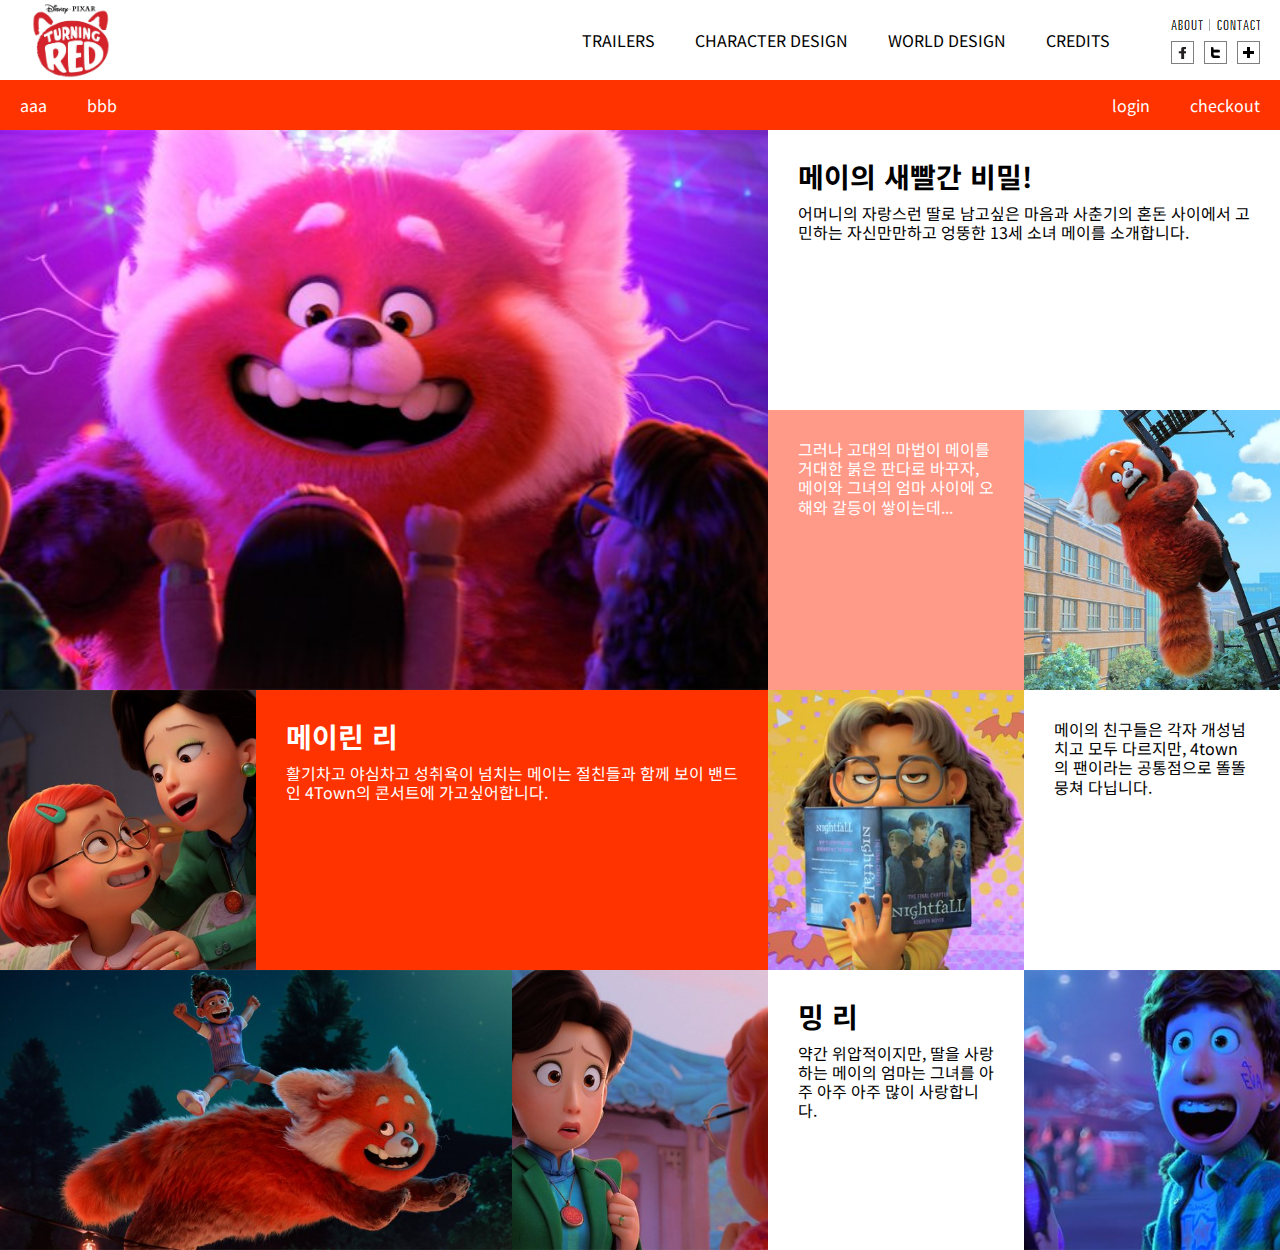
<file: web/respon01/respon01.html>
<!DOCTYPE html>
<html lang="ko">
<head>
  <meta charset="UTF-8">
  <meta http-equiv="X-UA-Compatible" content="IE=edge">
  <meta name="viewport" content="width=device-width, initial-scale=1.0">
  <link rel="stylesheet" href="css/reset.css">
  <link rel="stylesheet" href="css/respon01.css">
  <title>픽사 애니메이션 반응형 페이지</title>
</head>
<body>
  <header class="header">
    <h1 class="logo"><a href="#">픽사 애니메이션 스튜디오</a></h1>
    <nav class="gnb">
      <ul>
        <li><a href="#">TRAILERS</a></li>
        <li><a href="#">CHARACTER DESIGN</a></li>
        <li><a href="#">WORLD DESIGN</a></li>
        <li><a href="#">CREDITS</a></li>
      </ul>
    </nav>
    <nav class="tnb">
      <div class="tnb-menu">
        <a href="#"><img src="img/sns1.png" alt=""></a>
        <a href="#"><img src="img/sns2.png" alt=""></a>
      </div>
      <ul class="tnb-sns">
        <li><a href="#"><img src="img/sns3.png" alt=""></a></li>
        <li><a href="#"><img src="img/sns4.png" alt=""></a></li>
        <li><a href="#"><img src="img/sns5.png" alt=""></a></li>
      </ul>
    </nav>
  </header>
  <section class="bar">
    <article class="bar-lang">
      <a href="#">aaa</a>
      <a href="#">bbb</a>
    </article>
    <article class="bar-login">
      <a href="#">login</a>
      <a href="#">checkout</a>
    </article>
  </section>
  <main class="container">
    <section class="sec1">
      <article></article>
    </section>
    <section class="sec2">
      <article><strong>메이의 새빨간 비밀!</strong>어머니의 자랑스런 딸로 남고싶은 마음과 사춘기의 혼돈 사이에서 고민하는 자신만만하고 엉뚱한 13세 소녀 메이를 소개합니다.</article>
    </section>
    <section class="sec3">
      <article>그러나 고대의 마법이 메이를 거대한 붉은 판다로 바꾸자, 메이와 그녀의 엄마 사이에 오해와 갈등이 쌓이는데...</article>
    </section>
    <section class="sec4">
      <article></article>
    </section>
    <section class="sec5">
      <article></article>
    </section>
    <section class="sec6">
      <article><strong>메이린 리</strong>활기차고 야심차고 성취욕이 넘치는 메이는 절친들과 함께 보이 밴드인 4Town의 콘서트에 가고싶어합니다.</article>
    </section>
    <section class="sec7">
      <article></article>
    </section>
    <section class="sec8">
      <article>메이의 친구들은 각자 개성넘치고 모두 다르지만, 4town의 팬이라는 공통점으로 똘똘 뭉쳐 다닙니다.</article>
    </section>
    <section class="sec9">
      <article></article>
    </section>
    <section class="sec10">
      <article></article>
    </section>
    <section class="sec11">
      <article><strong>밍 리</strong>약간 위압적이지만, 딸을 사랑하는 메이의 엄마는 그녀를 아주 아주 아주 많이 사랑합니다.</article>
    </section>
    <section class="sec12">
      <article></article>
    </section>
  </main>
</body>
</html>
</file>
<file: web/respon01/css/respon01.css>
@charset "UTF-8";
@import url('https://fonts.googleapis.com/css2?family=Noto+Sans+KR:wght@100;300;400;500;700;900&display=swap');
/* font-family: 'Noto Sans KR', sans-serif; */
@import url('https://fonts.googleapis.com/css2?family=Poiret+One&display=swap');
/* font-family: 'Poiret One', cursive; */

*{box-sizing: border-box;}
a{text-decoration: none; color: inherit;}
img{display: block;max-width: 100%;}
body{font: 16px/1.2 'Noto Sans KR', sans-serif;}

/* ***** HEADER ***** */
/* HEADER */
.header{
  width: 15%; height: 100%;
  background-color: #fff;
  position: fixed; left: 0; top: 0; z-index: 9999;
  transition: all 0.3s;
}
.logo{
  width: 200px; height: 150px;
  margin-left: -100px;
  position: absolute; left: 50%; top: 100px;
}
.logo a{
  display: block;
  width: 100%; height: 150px;
  background: url(../img/logo.jpg) no-repeat center center / contain;
  text-indent: -9999px;
}
/* GNB */
.gnb{
  width: 200px;
  position: absolute; right: 50%; top: 300px;
  transform: translate(50%,0);
}
.gnb ul li{
  height: 50px;
}
.gnb ul li a{
  display: block;
  width: 100%; height: 50px;
  padding: 0 20px;
  line-height: 50px;
}
/* TNB */
.tnb{
  width: 90px;
  position: absolute; right: 50%; bottom: 50px;
  transform: translate(50%,0);
}
.tnb ul li{float: left;}
.tnb-menu a{float: left;}

/* ***** BAR ***** */
.bar{
  width: 85%; height: 50px;
  margin-left: 15%;
  line-height: 50px;
  background-color: #f30;
  transition: all 0.3s;
}
.bar-lang{
  float: left;
}
.bar-lang a{
  float: left;
  padding: 0 20px;
  color: #fff;
}
.bar-login{
  float: right;
}
.bar-login a{
  float: left;
  padding: 0 20px;
  color: #fff;
}

/* ***** MAIN ****** */
.container{
  width: 85%;
  margin-left: 15%;
  transition: all 0.3s;
}
.container section{
  float: left;
  width: 20%; height: 280px;
  padding: 30px;
  background-repeat: no-repeat; background-position: center center; background-size: cover;
  position: relative;
}
.container section article{}
.container section article strong{display: block;margin-bottom: 10px; font-weight: 700;font-size: 28px;}
section.sec1{width: 60%; height: 560px; background-image: url(../img/pic1.jpg);}
section.sec2{width: 40%;}
section.sec3{background-color: #f98;color: #fff;}
section.sec4{background-image: url(../img/pic2.jpg);}
section.sec5{background-image: url(../img/pic3.jpg);}
section.sec6{width: 40%;background-color: #f30;color: #fff;}
section.sec7{background-image: url(../img/pic4.jpg);}
section.sec9{width: 40%;background-image: url(../img/pic5.jpg);}
section.sec10{background-image: url(../img/pic6.jpg);}
section.sec12{background-image: url(../img/pic7.jpg);}

/* ********** **********
max-width : 1400
********** ********** */
@media (max-width:1400px) {
  /* ***** HEADER ***** */
  /* HEADER */
  .header{
    width: 100%; height: 80px;
    position: relative;
  }
  .logo{
    width: 100px; height: 80px;
    margin-left: 0;
    left: 20px; top:0;
  }
  .logo a{
    height: 80px;
  }
  /* GNB */
  .gnb{
    width: auto;
    right: 150px; top: 20px;
    transform: translate(0,0);
  }
  .gnb ul li{
    float: left;
    height: 40px;
  }
  .gnb ul li a{
    height: 40px;
    line-height: 40px;
  }
  /* TNB */
  .tnb{
    right: 20px; bottom: 16px;
    transform: translate(0,0);
  }
  .tnb ul li{float: left;}
  .tnb-menu a{float: left;}

  /* BAR */
  .bar{
    width: 100%;
    margin-left: 0;
  }
  
  /* MAIN */
  .container{
    width: 100%;
    margin-left: 0;
  }
}

/* ********** **********
max-width : 1024
********** ********** */
@media (max-width:1024px) {
  /* ***** HEADER ***** */
  /* HEADER */
  .logo{left: 0;}
  /* GNB */
  .gnb{right: 20px;}
  .gnb ul li a{padding: 0 20px;}
  /* TNB */
  .tnb{display: none;}
  /* ***** MAIN ****** */
  .container section{width: 50%; height: 150px;}
  section.sec1{width: 100%; height: 300px;}
  section.sec3{display: none;}
  section.sec7{display: none;}
  section.sec12{display: none;}
}

/* ********** **********
max-width : 640
********** ********** */
@media (max-width: 640px) {
  /* ***** HEADER ***** */
  /* HEADER */
  .header{background-color: transparent;}
  .logo{
    width: 180px; height: 136px;
    margin-left: -90px;
    left: 50%; top: 30px;
  }
  .logo a{
    height: 136px;
    background-image: url(../img/logo1.png);
  }
  /* GNB */
  .gnb{
    right: 50%; top: 200px;
    transform: translate(50%,0);
  }
  .gnb ul li{
    width: 100%; height: 50px;
    margin-bottom: 20px;
  }
  .gnb ul li a{
    width: 100%; height: 50px;
    padding: 0;
    border-radius: 10px;
    color: #fff; line-height: 50px; text-align: center;
    background-color: rgba(0,0,0,0.3);
    transition: all 0.3s;
  }
  .gnb ul li a:hover{
    background-color: rgba(0,0,0,0.6);
    transform: scale(1.2);
  }
  /* ***** MAIN ****** */
  .container section{display: none;}
  .container .sec1{
    display: block;
    height: 100%;
    position: fixed;left: 0;top: 0;
  }
  section.sec1 article{display: none;}
}
</file>
